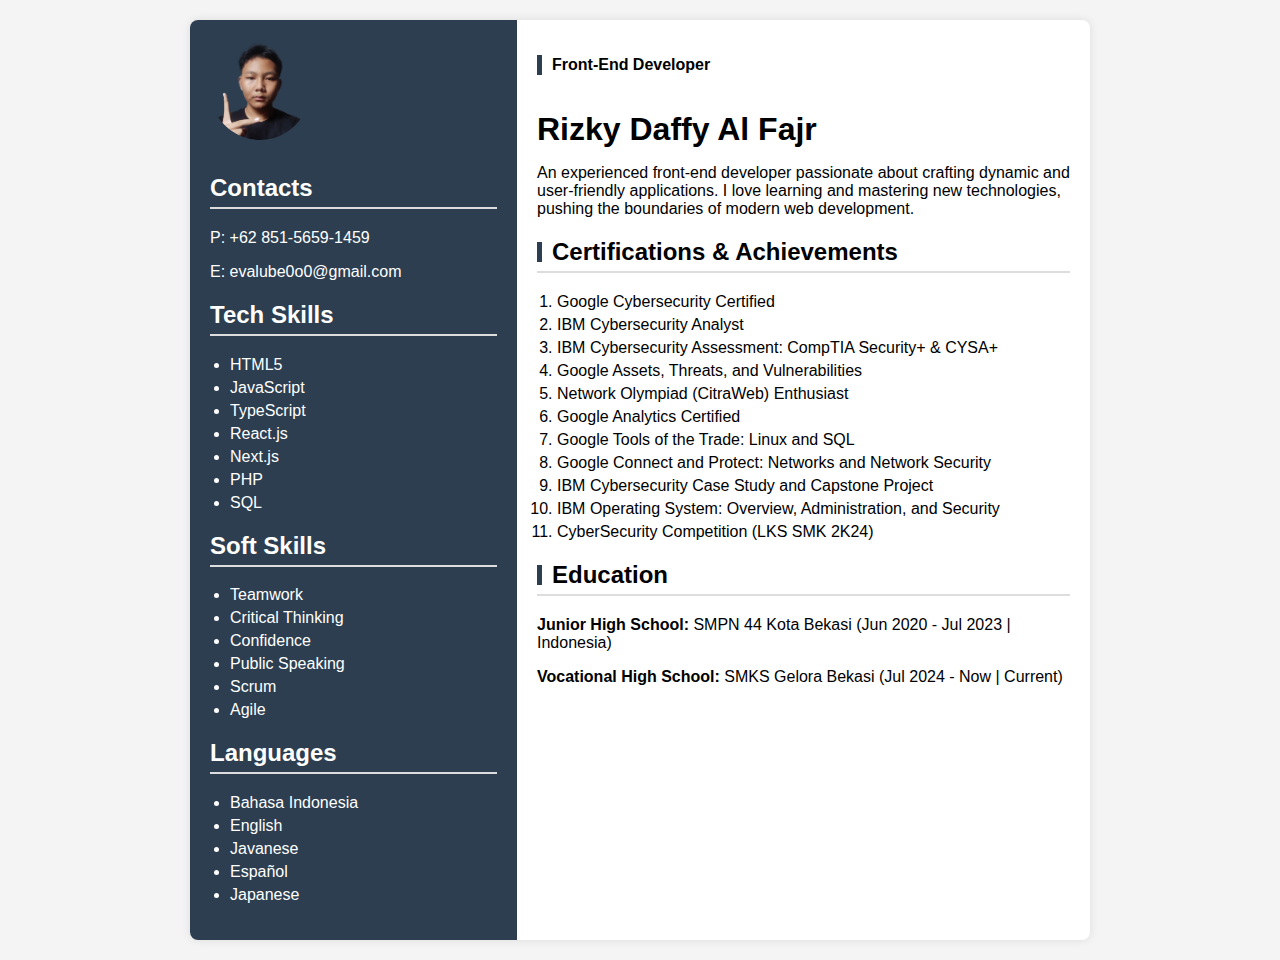
<file: resume.html>
<!DOCTYPE html>
<html lang="en">
<head>
    <meta charset="UTF-8">
    <meta name="viewport" content="width=device-width, initial-scale=1.0">
    <title>Rizky Daffy Al Fajr - Resume</title>
    <style>
        body {
            font-family: Arial, sans-serif;
            background-color: #f4f4f4;
            margin: 0;
            padding: 20px;
        }
        .container {
            display: flex;
            max-width: 900px;
            margin: auto;
            background: white;
            box-shadow: 0 0 10px rgba(0, 0, 0, 0.1);
            border-radius: 8px;
            overflow: hidden;
        }
        .left-section {
            width: 35%;
            background: #2c3e50;
            color: white;
            padding: 20px;
            text-align: left;
        }
        .left-section img {
            width: 100px;
            height: 100px;
            border-radius: 50%;
            margin-bottom: 10px;
        }
        .right-section {
            width: 65%;
            padding: 20px;
        }
        h1 {
            margin-bottom: 5px;
        }
        .title {
            display: flex;
            align-items: center;
            gap: 10px;
        }
        .blue-bar {
            width: 5px;
            height: 20px;
            background-color: #2c3e50;
        }
        h2 {
            display: flex;
            align-items: center;
            gap: 10px;
            border-bottom: 2px solid #ddd;
            padding-bottom: 5px;
        }
        .left-section ul {
            list-style-type: disc;
            padding-left: 20px;
        }
        .right-section ul {
            list-style-type: decimal;
            padding-left: 20px;
        }
        ul li {
            margin-bottom: 5px;
        }
    </style>
</head>
<body>
    <div class="container">
        <div class="left-section">
            <img src="/assets/IMG_20231202_163133-removebg-modified.png?raw=true" alt="Profile Picture">
            <h2>Contacts</h2>
            <p>P: +62 851-5659-1459</p>
            <p>E: evalube0o0@gmail.com</p>
            
            <h2>Tech Skills</h2>
            <ul>
                <li>HTML5</li>
                <li>JavaScript</li>
                <li>TypeScript</li>
                <li>React.js</li>
                <li>Next.js</li>
                <li>PHP</li>
                <li>SQL</li>
            </ul>
            
            <h2>Soft Skills</h2>
            <ul>
                <li>Teamwork</li>
                <li>Critical Thinking</li>
                <li>Confidence</li>
                <li>Public Speaking</li>
                <li>Scrum</li>
                <li>Agile</li>
            </ul>
            
            <h2>Languages</h2>
            <ul>
                <li>Bahasa Indonesia</li>
                <li>English</li>
                <li>Javanese</li>
                <li>Español</li>
                <li>Japanese</li>
            </ul>
        </div>
        <div class="right-section">
            <div class="title">
                <div class="blue-bar"></div>
                <p><strong>Front-End Developer</strong></p>
            </div>
            <h1>Rizky Daffy Al Fajr</h1>
            <p>An experienced front-end developer passionate about crafting dynamic and user-friendly applications. I love learning and mastering new technologies, pushing the boundaries of modern web development.</p>
            
            <h2><div class="blue-bar"></div> Certifications & Achievements</h2>
            <ul>
                <li>Google Cybersecurity Certified</li>
                <li>IBM Cybersecurity Analyst</li>
                <li>IBM Cybersecurity Assessment: CompTIA Security+ & CYSA+</li>
                <li>Google Assets, Threats, and Vulnerabilities</li>
                <li>Network Olympiad (CitraWeb) Enthusiast</li>
                <li>Google Analytics Certified</li>
                <li>Google Tools of the Trade: Linux and SQL</li>
                <li>Google Connect and Protect: Networks and Network Security</li>
                <li>IBM Cybersecurity Case Study and Capstone Project</li>
                <li>IBM Operating System: Overview, Administration, and Security</li>
                <li>CyberSecurity Competition (LKS SMK 2K24)</li>
            </ul>
            
            <h2><div class="blue-bar"></div> Education</h2>
            <p><strong>Junior High School:</strong> SMPN 44 Kota Bekasi (Jun 2020 - Jul 2023 | Indonesia)</p>
            <p><strong>Vocational High School:</strong> SMKS Gelora Bekasi (Jul 2024 - Now | Current)</p>
        </div>
    </div>
</body>
</html>
</file>
